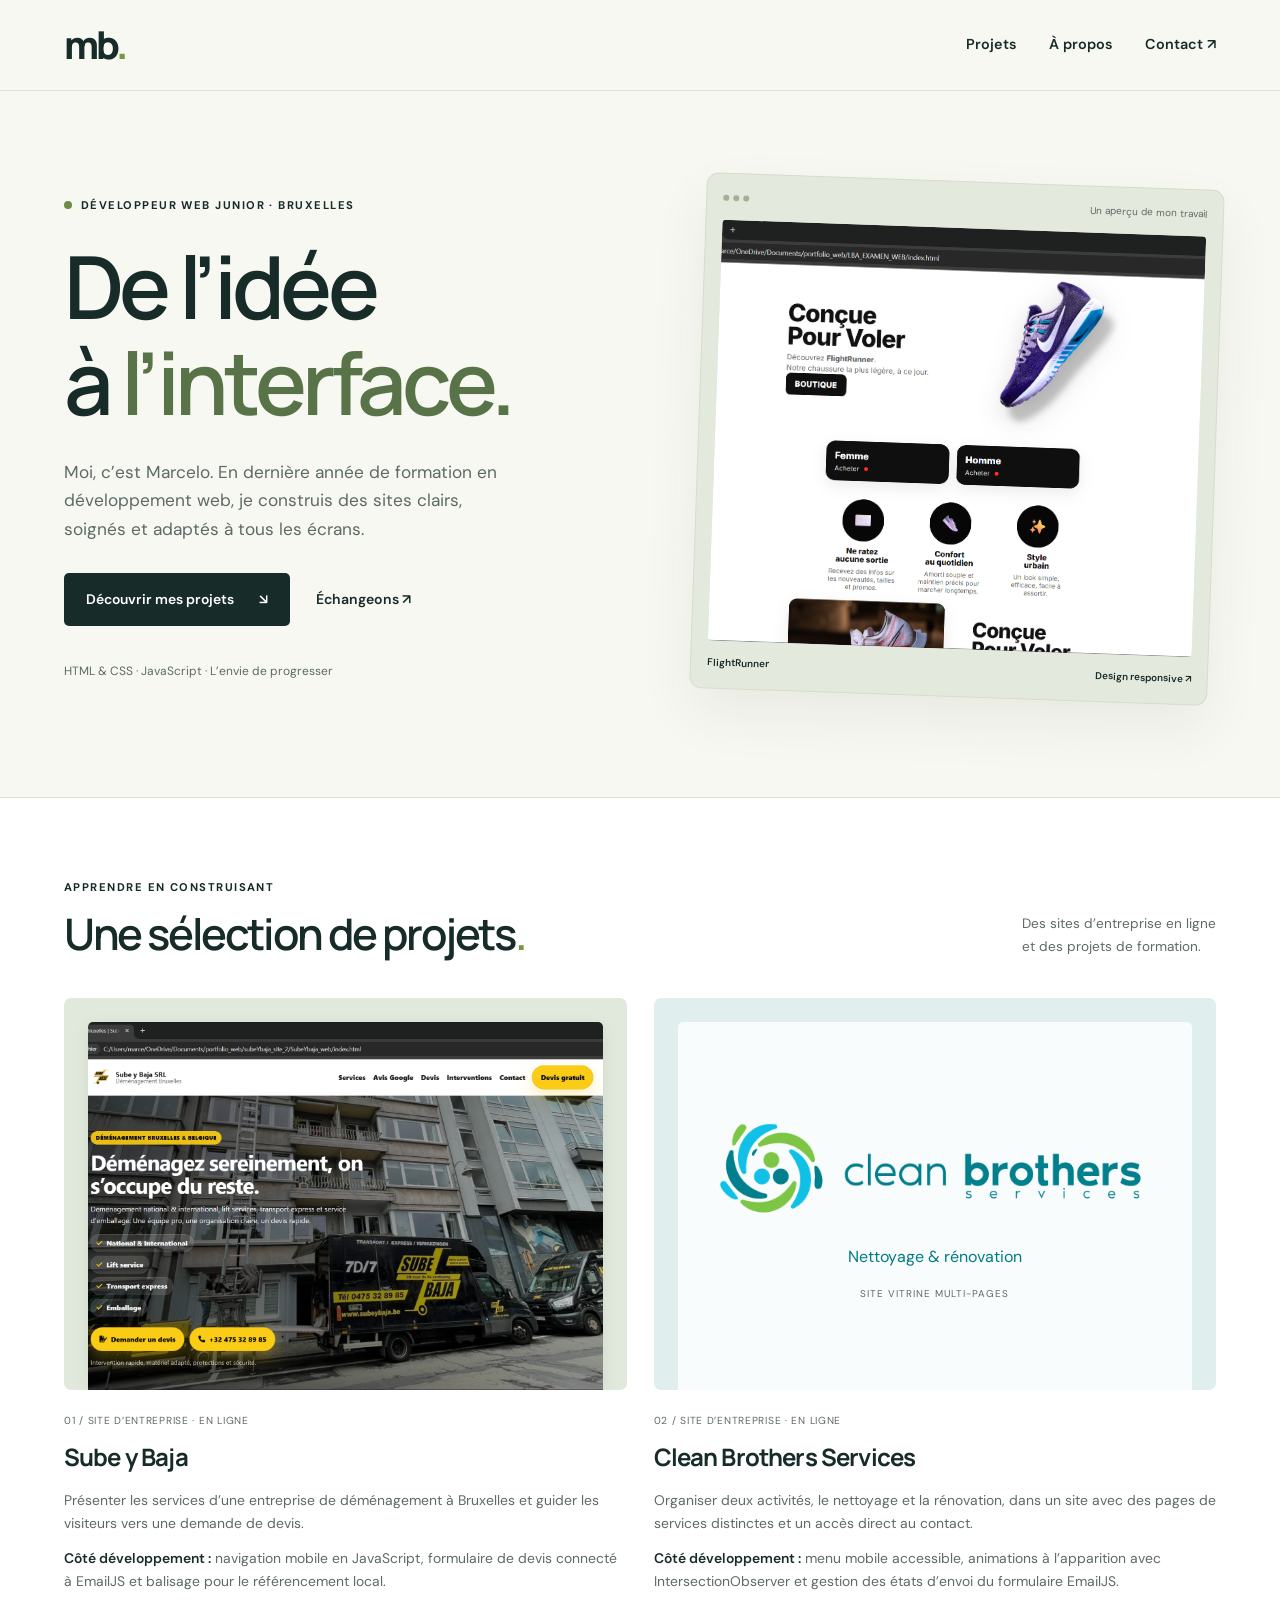
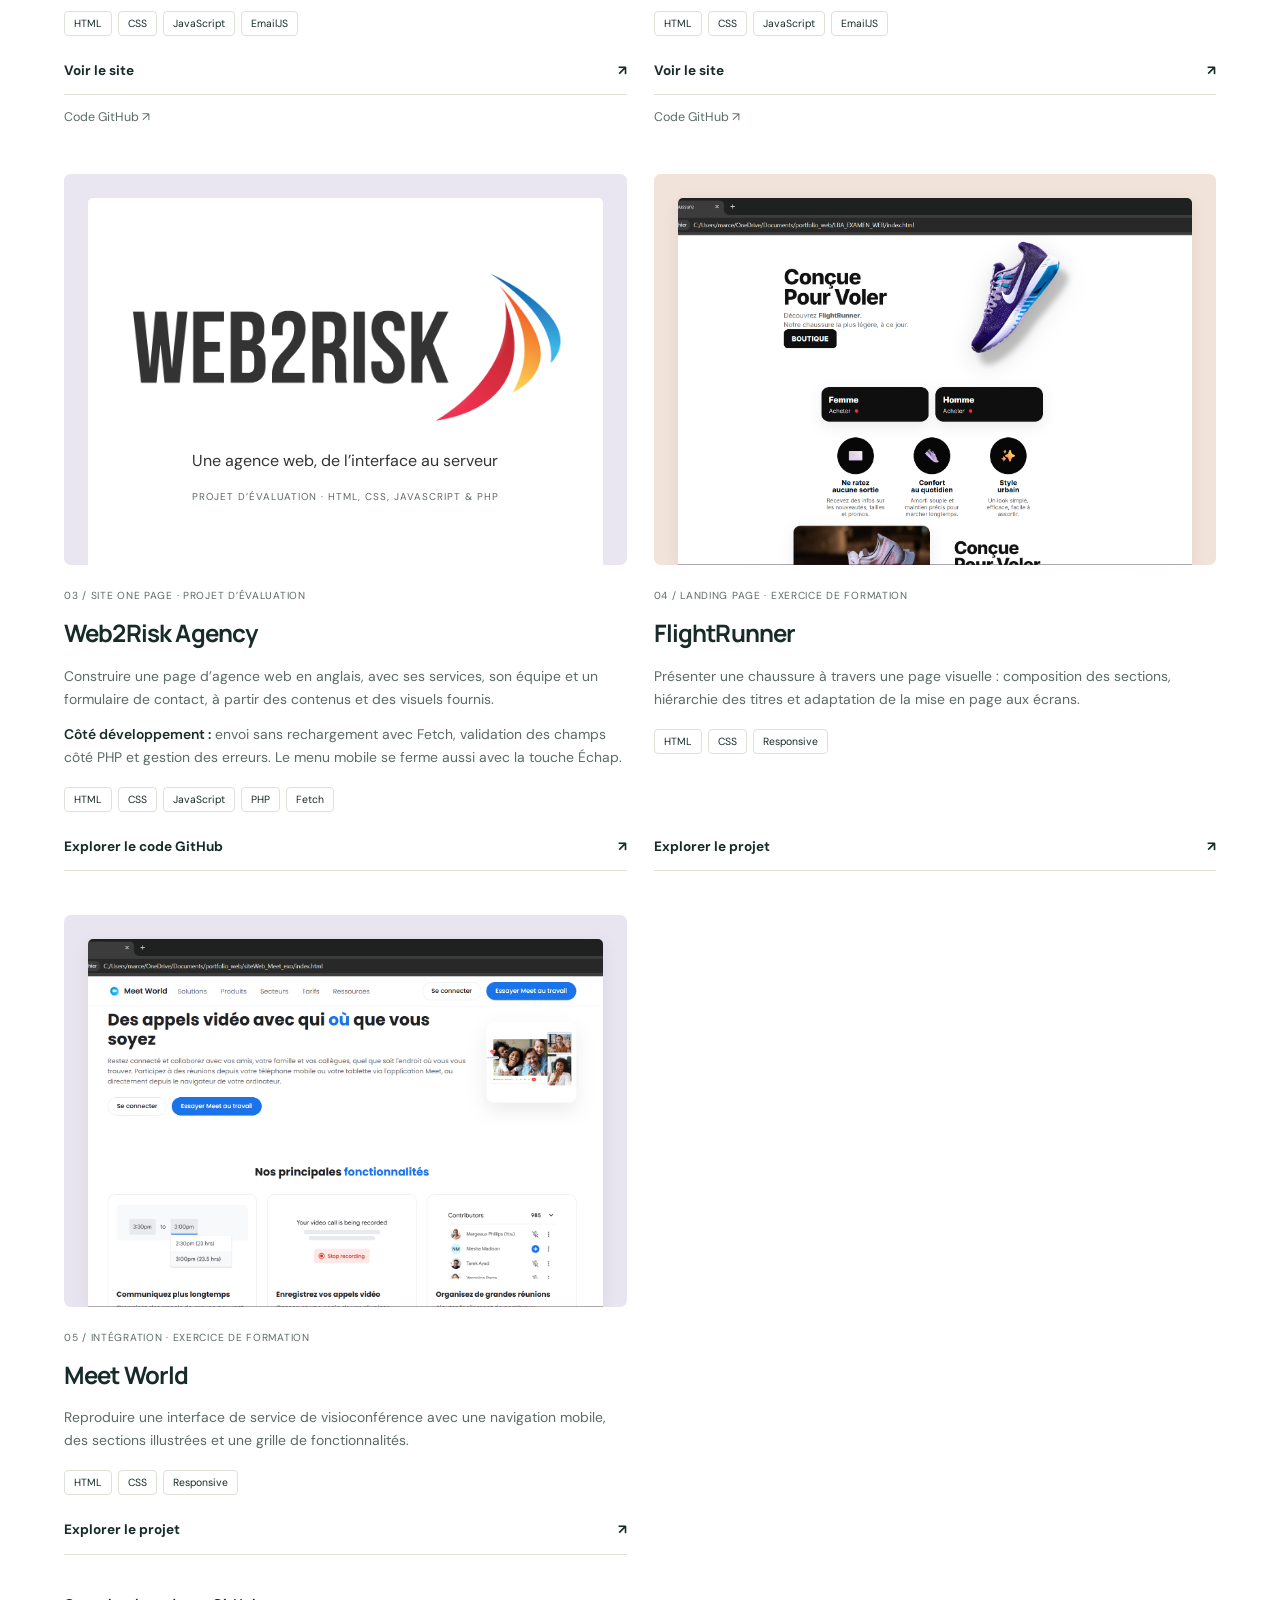
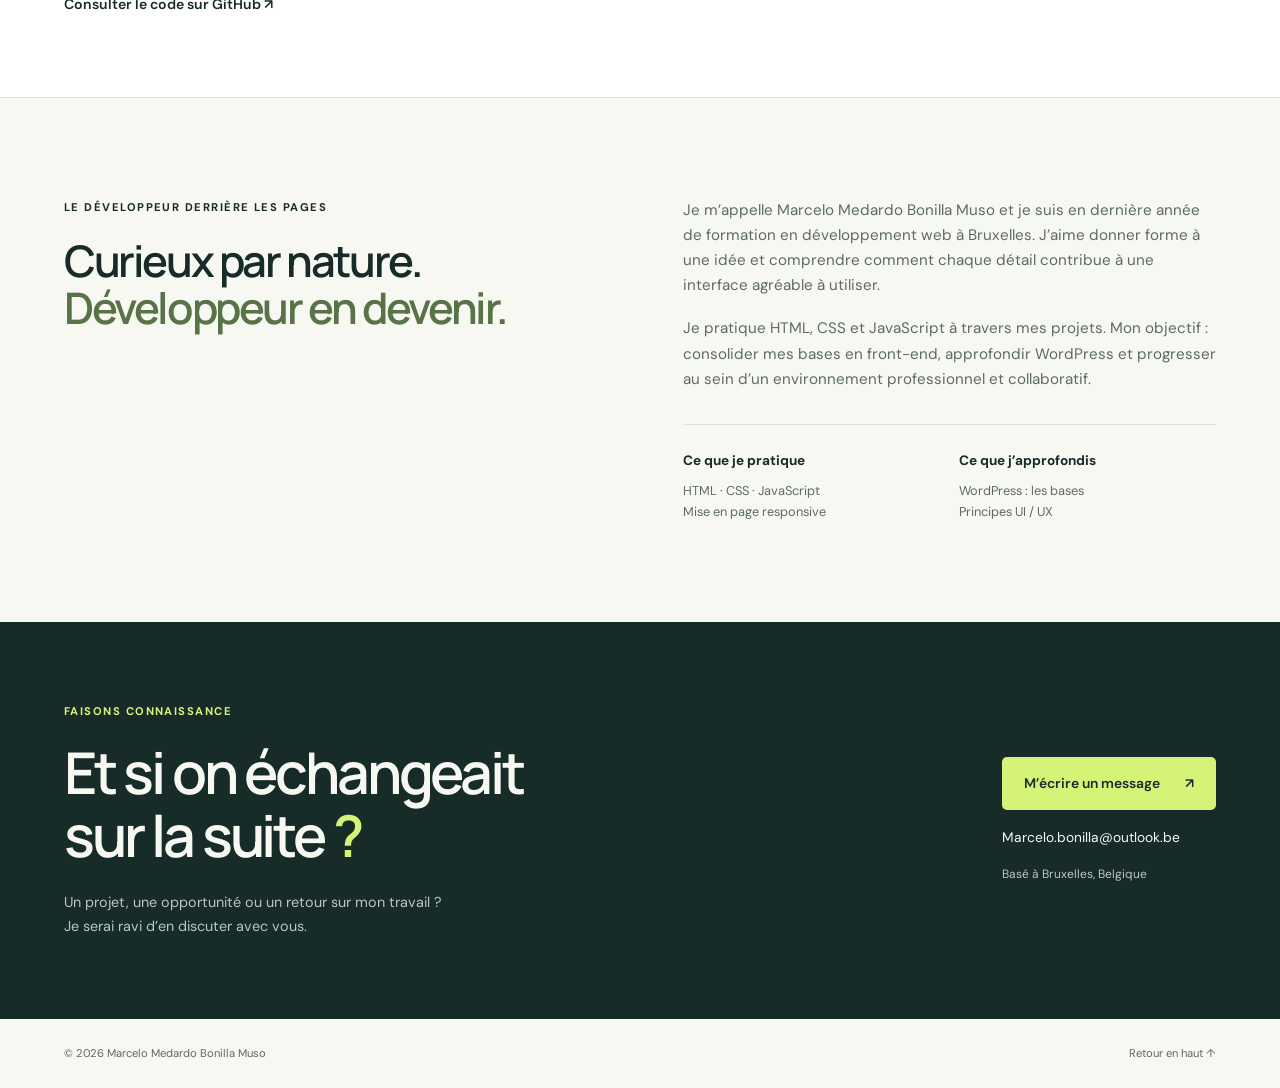
<file: index.html>
﻿<!doctype html>
<html lang="fr">
<head>
  <meta charset="UTF-8" />
  <meta name="viewport" content="width=device-width, initial-scale=1.0" />
  <meta name="theme-color" content="#172b29" />
  <title>Marcelo Bonilla — Développeur web junior à Bruxelles</title>
  <meta name="description" content="Portfolio de Marcelo Medardo Bonilla Muso, développeur web junior en dernière année de formation à Bruxelles. Découvrez mes projets HTML, CSS et JavaScript." />
  <meta property="og:type" content="website" />
  <meta property="og:locale" content="fr_BE" />
  <meta property="og:title" content="Marcelo Bonilla — Développeur web junior" />
  <meta property="og:description" content="De l’idée à l’interface : découvrez mes projets web, mon parcours et mes compétences. Basé à Bruxelles." />
  <link rel="icon" href="favicon.svg" type="image/svg+xml" />
  <link rel="stylesheet" href="style.css" />
</head>
<body>
  <a class="skip-link" href="#contenu">Aller au contenu</a>
  <header class="site-header">
    <div class="container nav">
      <a class="brand" href="#accueil" aria-label="Marcelo Bonilla, accueil">mb<span>.</span></a>
      <nav aria-label="Navigation principale"><a href="#projects">Projets</a><a href="#parcours">À propos</a><a href="#contact">Contact <span aria-hidden="true">↗</span></a></nav>
    </div>
  </header>
  <main id="contenu">
    <section class="hero container" id="accueil" aria-labelledby="hero-title">
      <div class="hero-copy">
        <p class="eyebrow"><span class="dot" aria-hidden="true"></span> Développeur web junior · Bruxelles</p>
        <h1 id="hero-title">De l’idée<br />à <em>l’interface.</em></h1>
        <p class="intro">Moi, c’est Marcelo. En dernière année de formation en développement web, je construis des sites clairs, soignés et adaptés à tous les écrans.</p>
        <div class="actions"><a class="button" href="#projects">Découvrir mes projets <span aria-hidden="true">↘</span></a><a class="text-link" href="mailto:Marcelo.bonilla@outlook.be">Échangeons <span aria-hidden="true">↗</span></a></div>
        <p class="hero-note">HTML & CSS · JavaScript · L’envie de progresser</p>
      </div>
      <div class="hero-visual" aria-label="Aperçu de mon projet FlightRunner">
        <div class="visual-top"><span><i></i><i></i><i></i></span><span>Un aperçu de mon travail</span></div>
        <img src="assets/landing_capture.png" alt="Capture de la landing page FlightRunner, un projet de présentation de chaussures" fetchpriority="high" />
        <div class="visual-bottom"><span>FlightRunner</span><span>Design responsive ↗</span></div>
      </div>
    </section>
    <section class="projects section" id="projects" aria-labelledby="projects-title">
      <div class="container">
        <div class="section-heading"><div><p class="eyebrow">Apprendre en construisant</p><h2 id="projects-title">Une sélection de projets<span>.</span></h2></div><p>Des sites d’entreprise en ligne<br />et des projets de formation.</p></div>
        <div class="project-grid">
          <article class="card">
            <a class="project-image sage" href="https://www.subeybaja-bruxelles.be/" target="_blank" rel="noopener noreferrer" aria-label="Visiter Sube y Baja, nouvel onglet"><img src="assets/sb_capture.png" alt="Aperçu du site de déménagement Sube y Baja" loading="lazy" /></a>
            <div class="card-body">
              <p class="project-type">01 / Site d’entreprise · En ligne</p>
              <h3>Sube y Baja</h3>
              <p>Présenter les services d’une entreprise de déménagement à Bruxelles et guider les visiteurs vers une demande de devis.</p>
              <p class="project-detail"><strong>Côté développement :</strong> navigation mobile en JavaScript, formulaire de devis connecté à EmailJS et balisage pour le référencement local.</p>
              <ul class="tags" aria-label="Technologies"><li>HTML</li><li>CSS</li><li>JavaScript</li><li>EmailJS</li></ul>
              <div class="project-actions"><a class="project-link" href="https://www.subeybaja-bruxelles.be/" target="_blank" rel="noopener noreferrer">Voir le site <span aria-hidden="true">↗</span></a><a class="source-link" href="https://github.com/Medardo0/medardo0.github.io" target="_blank" rel="noopener noreferrer" aria-label="Code source de Sube y Baja sur GitHub">Code GitHub ↗</a></div>
            </div>
          </article>
          <article class="card">
            <a class="project-image clean-brand" href="https://cleanbrotherservices.be/" target="_blank" rel="noopener noreferrer" aria-label="Visiter Clean Brothers Services, nouvel onglet"><div class="brand-preview"><img src="assets/clean-brothers-logo.png" alt="Identité visuelle de Clean Brothers Services" loading="lazy" /><span>Nettoyage & rénovation</span><span class="preview-caption">Site vitrine multi-pages</span></div></a>
            <div class="card-body">
              <p class="project-type">02 / Site d’entreprise · En ligne</p>
              <h3>Clean Brothers Services</h3>
              <p>Organiser deux activités, le nettoyage et la rénovation, dans un site avec des pages de services distinctes et un accès direct au contact.</p>
              <p class="project-detail"><strong>Côté développement :</strong> menu mobile accessible, animations à l’apparition avec IntersectionObserver et gestion des états d’envoi du formulaire EmailJS.</p>
              <ul class="tags" aria-label="Technologies"><li>HTML</li><li>CSS</li><li>JavaScript</li><li>EmailJS</li></ul>
              <div class="project-actions"><a class="project-link" href="https://cleanbrotherservices.be/" target="_blank" rel="noopener noreferrer">Voir le site <span aria-hidden="true">↗</span></a><a class="source-link" href="https://github.com/Medardo0/CleanBrothersServices_web" target="_blank" rel="noopener noreferrer" aria-label="Code source de Clean Brothers Services sur GitHub">Code GitHub ↗</a></div>
            </div>
          </article>
          <article class="card">
            <a class="project-image web2risk-brand" href="https://medardo0.github.io/Web2Risk-Agency" target="_blank" rel="noopener noreferrer" aria-label="Découvrir le code de Web2Risk Agency sur GitHub, nouvel onglet"><div class="brand-preview"><img src="assets/web2risk-logo.png" alt="Logo du projet Web2Risk Agency" loading="lazy" /><span>Une agence web, de l’interface au serveur</span><span class="preview-caption">Projet d’évaluation · HTML, CSS, JavaScript & PHP</span></div></a>
            <div class="card-body">
              <p class="project-type">03 / Site one page · Projet d’évaluation</p>
              <h3>Web2Risk Agency</h3>
              <p>Construire une page d’agence web en anglais, avec ses services, son équipe et un formulaire de contact, à partir des contenus et des visuels fournis.</p>
              <p class="project-detail"><strong>Côté développement :</strong> envoi sans rechargement avec Fetch, validation des champs côté PHP et gestion des erreurs. Le menu mobile se ferme aussi avec la touche Échap.</p>
              <ul class="tags" aria-label="Technologies"><li>HTML</li><li>CSS</li><li>JavaScript</li><li>PHP</li><li>Fetch</li></ul>
              <a class="project-link" href="https://github.com/Medardo0/Web2Risk-Agency" target="_blank" rel="noopener noreferrer">Explorer le code GitHub <span aria-hidden="true">↗</span></a>
            </div>
          </article>
          <article class="card">
            <a class="project-image peach" href="LBA_EXAMEN_WEB/index.html" aria-label="Découvrir le projet FlightRunner"><img src="assets/landing_capture.png" alt="Aperçu du site FlightRunner" loading="lazy" /></a>
            <div class="card-body"><p class="project-type">04 / Landing page · Exercice de formation</p><h3>FlightRunner</h3><p>Présenter une chaussure à travers une page visuelle : composition des sections, hiérarchie des titres et adaptation de la mise en page aux écrans.</p><ul class="tags" aria-label="Technologies"><li>HTML</li><li>CSS</li><li>Responsive</li></ul><a class="project-link" href="LBA_EXAMEN_WEB/index.html">Explorer le projet <span aria-hidden="true">↗</span></a></div>
          </article>
          <article class="card">
            <a class="project-image lilac" href="siteWeb_Meet_exo/index.html" aria-label="Découvrir le projet Meet World"><img src="assets/mee_capture.png" alt="Aperçu du site Meet World" loading="lazy" /></a>
            <div class="card-body"><p class="project-type">05 / Intégration · Exercice de formation</p><h3>Meet World</h3><p>Reproduire une interface de service de visioconférence avec une navigation mobile, des sections illustrées et une grille de fonctionnalités.</p><ul class="tags" aria-label="Technologies"><li>HTML</li><li>CSS</li><li>Responsive</li></ul><a class="project-link" href="siteWeb_Meet_exo/index.html">Explorer le projet <span aria-hidden="true">↗</span></a></div>
          </article>
        </div>
        <a class="text-link github-link" href="https://github.com/Medardo0/portofio_web" target="_blank" rel="noopener noreferrer">Consulter le code sur GitHub <span aria-hidden="true">↗</span></a>
      </div>
    </section>
    <section class="about section container" id="parcours" aria-labelledby="about-title">
      <div><p class="eyebrow">Le développeur derrière les pages</p><h2 id="about-title">Curieux par nature.<br /><em>Développeur en devenir.</em></h2></div>
      <div class="about-copy"><p>Je m’appelle Marcelo Medardo Bonilla Muso et je suis en dernière année de formation en développement web à Bruxelles. J’aime donner forme à une idée et comprendre comment chaque détail contribue à une interface agréable à utiliser.</p><p>Je pratique HTML, CSS et JavaScript à travers mes projets. Mon objectif : consolider mes bases en front-end, approfondir WordPress et progresser au sein d’un environnement professionnel et collaboratif.</p><div class="skill-groups"><div><h3>Ce que je pratique</h3><p>HTML · CSS · JavaScript<br />Mise en page responsive</p></div><div><h3>Ce que j’approfondis</h3><p>WordPress : les bases<br />Principes UI / UX</p></div></div></div>
    </section>
    <section class="contact section" id="contact" aria-labelledby="contact-title"><div class="container contact-inner"><div><p class="eyebrow">Faisons connaissance</p><h2 id="contact-title">Et si on échangeait<br />sur la suite <em>?</em></h2><p>Un projet, une opportunité ou un retour sur mon travail ?<br />Je serai ravi d’en discuter avec vous.</p></div><div class="contact-actions"><a class="button button-light" href="mailto:Marcelo.bonilla@outlook.be">M’écrire un message <span aria-hidden="true">↗</span></a><a class="email" href="mailto:Marcelo.bonilla@outlook.be">Marcelo.bonilla@outlook.be</a><p>Basé à Bruxelles, Belgique</p></div></div></section>
  </main>
  <footer class="container footer"><p>© 2026 Marcelo Medardo Bonilla Muso</p><a href="#accueil">Retour en haut ↑</a></footer>
</body>
</html>
</file>
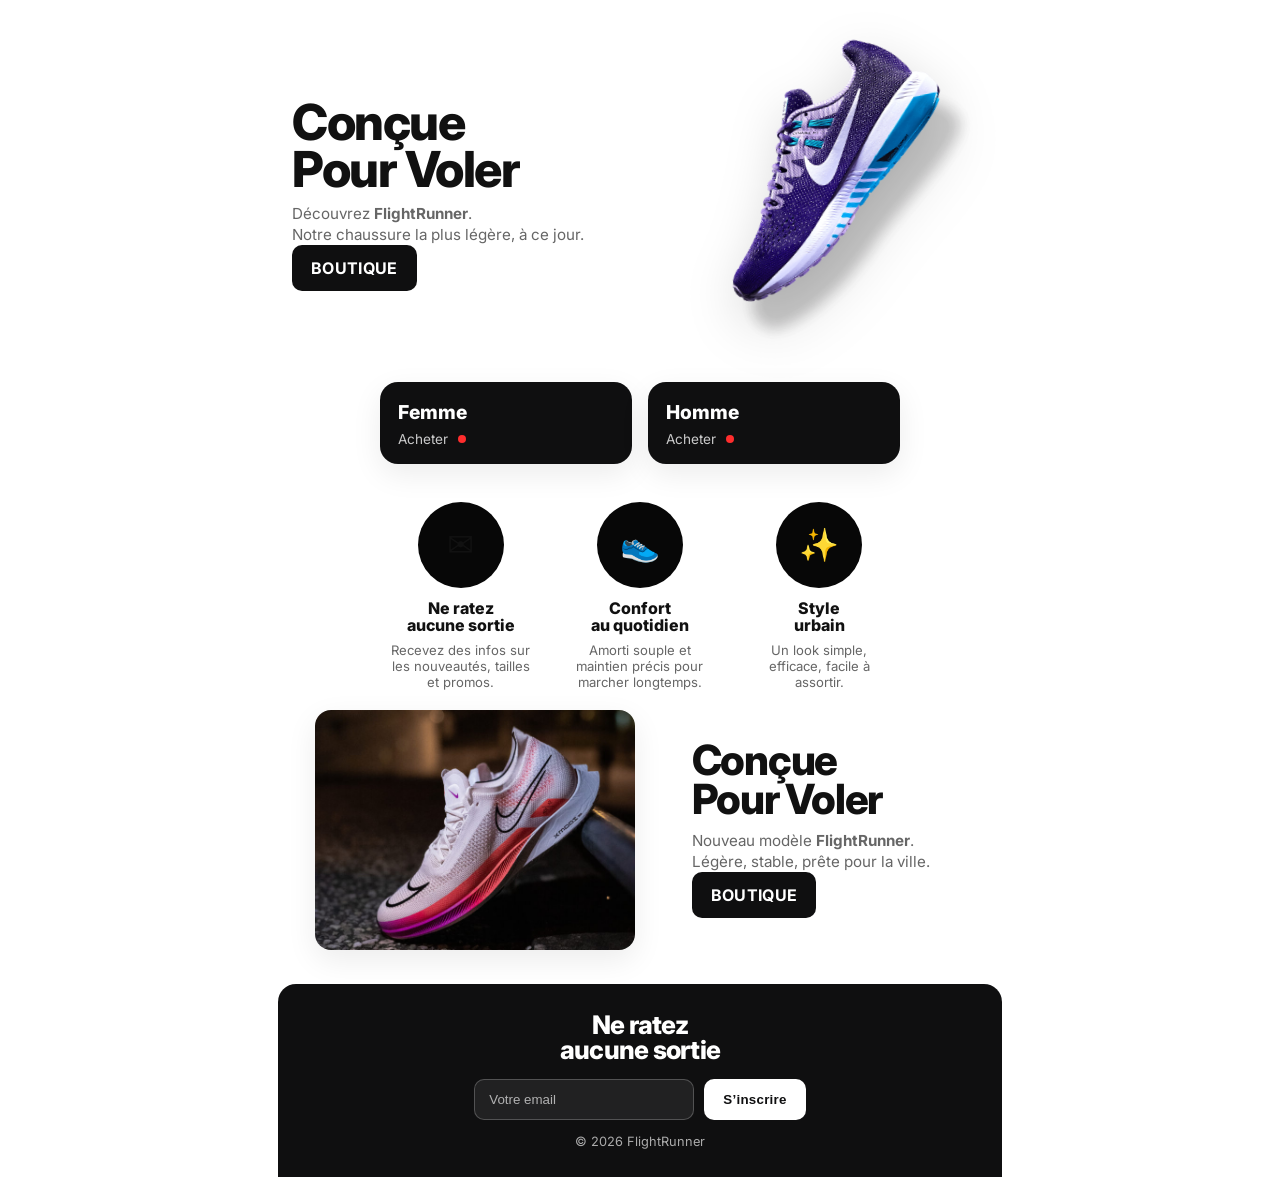
<file: LBA_EXAMEN_WEB/index.html>
<!doctype html>
<html lang="fr">
  <head>
    <meta charset="UTF-8" />

    <meta name="viewport" content="width=device-width, initial-scale=1.0" />

    <title>Landing Page Chaussure</title>

    <!-- Google Fonts -->
    <link rel="preconnect" href="https://fonts.googleapis.com" />
    <link rel="preconnect" href="https://fonts.gstatic.com" crossorigin />
    <link
      href="https://fonts.googleapis.com/css2?family=Inter:wght@400;600;800&display=swap"
      rel="stylesheet"
    />

    <!--  lien vers le CSS -->
    <link rel="stylesheet" href="style.css" />
  </head>

  <body>
    <!--  accessibilité clavier -->
    <a href="#contenu" class="skip-link">Aller au contenu</a>

    <div class="page">
      <main id="contenu">
        <!-- =========================
             HERO 1 
        ========================== -->
        <header class="hero hero--haut" aria-label="Section principale">
          <div class="hero__contenu">
            <h1 class="titre">Conçue<br />Pour Voler</h1>

            <p class="accroche">
              Découvrez <strong>FlightRunner</strong>.<br />
              Notre chaussure la plus légère, à ce jour.
            </p>

            <a
              href="#boutique"
              class="btn btn--noir"
              aria-label="Aller à la boutique"
              >BOUTIQUE</a
            >
          </div>

          <div class="hero__media" aria-hidden="true">
            <img
              src="assets/chaussure-hero.png"
              alt="Chaussure FlightRunner violette"
              class="shoe shoe--hero"
            />
          </div>
        </header>

        <!-- =========================
             CARTES FEMME / HOMME 
        ========================== -->
        <section class="categories narrow" aria-label="Catégories">
          <a
            href="#boutique"
            class="carte"
            aria-label="Voir la collection Femme"
          >
            <h2 class="carte__titre">Femme</h2>
            <p class="carte__lien">
              Acheter <span class="point" aria-hidden="true"></span>
            </p>
          </a>

          <a
            href="#boutique"
            class="carte"
            aria-label="Voir la collection Homme"
          >
            <h2 class="carte__titre">Homme</h2>
            <p class="carte__lien">
              Acheter <span class="point" aria-hidden="true"></span>
            </p>
          </a>
        </section>

        <!-- =========================
             AVANTAGES

        ========================== -->
        <section class="avantages narrow" aria-label="Avantages">
          <article class="avantage">
            <!-- Icône newsletter -->
            <div class="avantage__icone">
              <span class="icone">✉️</span>
            </div>

            <h3 class="avantage__titre">Ne ratez<br />aucune sortie</h3>

            <p class="avantage__texte">
              Recevez des infos sur les nouveautés, tailles et promos.
            </p>
          </article>

          <article class="avantage">
            <!-- Icône confort -->
            <div class="avantage__icone">
              <span class="icone">👟</span>
            </div>

            <h3 class="avantage__titre">Confort<br />au quotidien</h3>

            <p class="avantage__texte">
              Amorti souple et maintien précis pour marcher longtemps.
            </p>
          </article>

          <article class="avantage">
            <!-- Icône style -->
            <div class="avantage__icone">
              <span class="icone">✨</span>
            </div>

            <h3 class="avantage__titre">Style<br />urbain</h3>

            <p class="avantage__texte">
              Un look simple, efficace, facile à assortir.
            </p>
          </article>
        </section>

        <!-- =========================
             HERO 2
        ========================== -->
        <section class="hero hero--bas" aria-label="Section promotionnelle">
          <div class="hero__media" aria-hidden="true">
            <img
              class="shoe shoe--photo shoe--flip"
              src="assets/chaussure-ambiance-1.jpg"
              alt="Chaussure ambiance de nuit"
            />
          </div>

          <div class="hero__contenu">
            <h2 class="titre titre--h2">Conçue<br />Pour Voler</h2>

            <p class="accroche">
              Nouveau modèle <strong>FlightRunner</strong>.<br />
              Légère, stable, prête pour la ville.
            </p>

            <a
              id="boutique"
              class="btn btn--noir"
              href="#"
              aria-label="Acheter maintenant"
            >
              BOUTIQUE
            </a>
          </div>
        </section>
      </main>

      <!-- =========================
           FOOTER 
      ========================== -->
      <footer class="footer" aria-label="Pied de page">
        <h2 class="footer__titre">Ne ratez<br />aucune sortie</h2>

        <form
          class="footer__form"
          action="#"
          method="post"
          aria-label="Inscription newsletter"
        >
          <label class="sr-only" for="email">Votre email</label>
          <input
            id="email"
            name="email"
            type="email"
            placeholder="Votre email"
            required
          />
          <button class="btn btn--clair" type="submit">S’inscrire</button>
        </form>

        <p class="footer__copy">© 2026 FlightRunner</p>
      </footer>
    </div>
  </body>
</html>
</file>
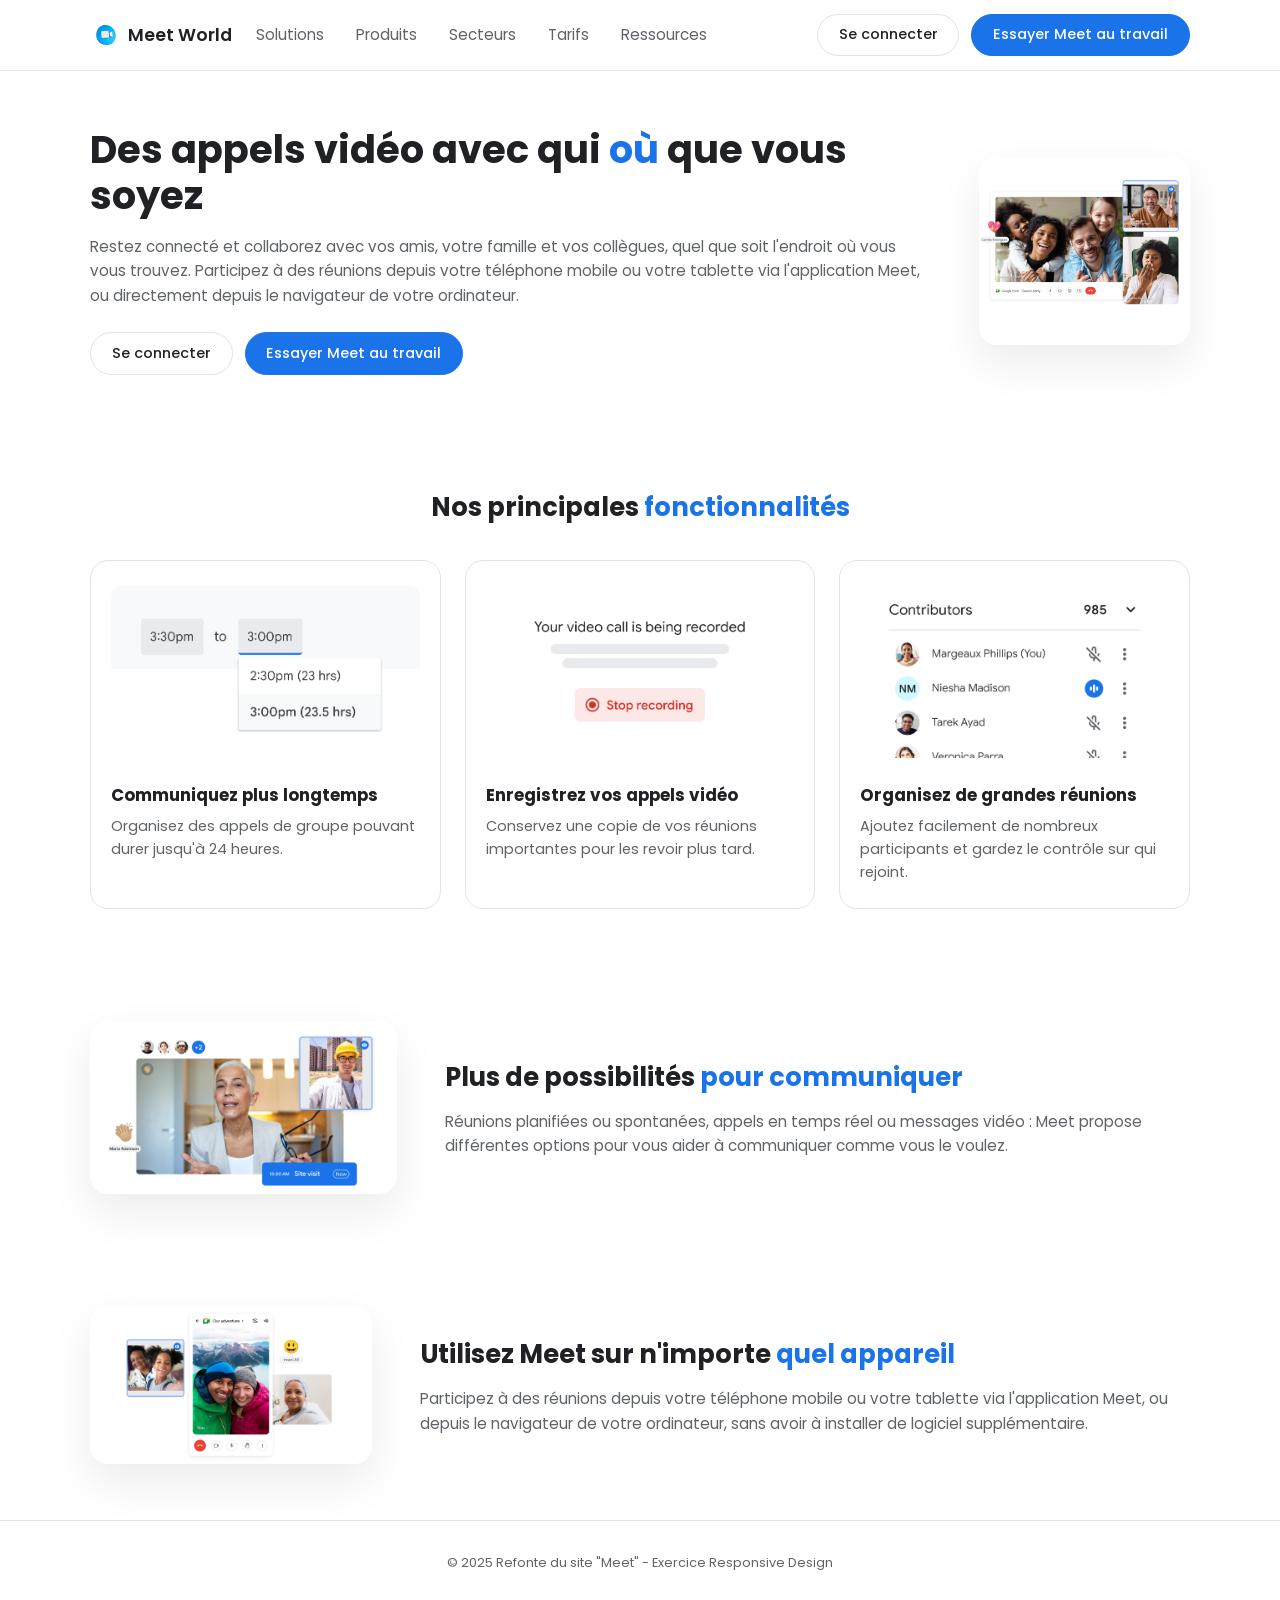
<file: siteWeb_Meet_exo/index.html>
<!DOCTYPE html>
<html lang="fr">
  <head>
    <meta charset="UTF-8" />
    <meta name="viewport" content="width=device-width, initial-scale=1.0" />
    <title>WORLD MEET</title>
    <link rel="shortcut icon" href="assets/logo.jpg" type="image/x-icon" />
    <!-- Police Google Fonts -->
    <link rel="preconnect" href="https://fonts.googleapis.com" />
    <link rel="preconnect" href="https://fonts.gstatic.com" crossorigin />
    <link
      href="https://fonts.googleapis.com/css2?family=Poppins:wght@300;400;500;600;700&display=swap"
      rel="stylesheet"
    />

    <!-- Lien vers le fichier CSS -->
    <link rel="stylesheet" href="style.css" />
  </head>

  <body>
    <!-- =========================
                HEADER + NAV
         ========================= -->
    <header class="site-header">
      <!-- Conteneur centré -->
      <div class="container nav">
        <!-- Bloc gauche : logo + nom -->
        <div class="nav__brand">
          <!-- Logo -->
          <img src="assets/logo.jpg" alt="Logo Meet" class="nav__logo" />
          <span class="nav__name">Meet World</span>
        </div>

        <!-- Checkbox qui ouvre/ferme le menu sur mobile -->
        <input type="checkbox" id="nav-toggle" class="nav__checkbox" />

        <!-- Bouton hamburger (lié à la checkbox) -->
        <label for="nav-toggle" class="nav__toggle" aria-label="Ouvrir le menu">
          <span></span>
          <span></span>
          <span></span>
        </label>

        <!-- Menu principal -->
        <nav class="nav__menu">
          <!-- Liens de navigation -->
          <ul class="nav__links">
            <li><a href="#hero">Solutions</a></li>
            <li><a href="#hero">Produits</a></li>
            <li><a href="#features">Secteurs</a></li>
            <li><a href="#features">Tarifs</a></li>
            <li><a href="#features">Ressources</a></li>
          </ul>

          <!-- Bloc droit : boutons d’action -->
          <div class="nav__actions">
            <a href="#" class="btn btn--ghost">Se connecter</a>
            <a href="#" class="btn btn--primary">Essayer Meet au travail</a>
          </div>
        </nav>
      </div>
    </header>

    <!-- =========================
         CONTENU PRINCIPAL
         ========================= -->
    <main>
      <!-- ===== HERO ===== -->
      <section class="hero" id="hero">
        <div class="container hero__inner">
          <!-- Colonne texte -->
          <div class="hero__content">
            <h1>
              Des appels vidéo avec qui
              <span class="accent">où</span>
              que vous soyez
            </h1>

            <p class="hero__text">
              Restez connecté et collaborez avec vos amis, votre famille et vos
              collègues, quel que soit l'endroit où vous vous trouvez.
              Participez à des réunions depuis votre téléphone mobile ou votre
              tablette via l'application Meet, ou directement depuis le
              navigateur de votre ordinateur.
            </p>

            <!-- Boutons -->
            <div class="hero__actions">
              <a href="#" class="btn btn--ghost">Se connecter</a>
              <a href="#" class="btn btn--primary">Essayer Meet au travail</a>
            </div>
          </div>

          <!-- Colonne image -->
          <div class="hero__media">
            <img src="assets/hero.webp" alt="Appel vidéo en groupe" />
          </div>
        </div>
      </section>

      <!-- ===== SECTION FONCTIONNALITÉS ===== -->
      <section class="section section-features" id="features">
        <div class="container">
          <!-- Titre de section -->
          <header class="section__header">
            <h2>
              Nos principales
              <span class="accent">fonctionnalités</span>
            </h2>
          </header>

          <!-- Grille de 3 cartes -->
          <div class="features__grid">
            <!-- Carte 1 -->
            <article class="feature-card">
              <img
                src="assets/block1.png"
                alt="Durée d'appel prolongée"
                class="feature-card__img"
              />
              <h3>Communiquez plus longtemps</h3>
              <p>
                Organisez des appels de groupe pouvant durer jusqu'à
                24&nbsp;heures.
              </p>
            </article>

            <!-- Carte 2 -->
            <article class="feature-card">
              <img
                src="assets/Block2.png"
                alt="Enregistrement d'appel"
                class="feature-card__img"
              />
              <h3>Enregistrez vos appels vidéo</h3>
              <p>
                Conservez une copie de vos réunions importantes pour les revoir
                plus tard.
              </p>
            </article>

            <!-- Carte 3 -->
            <article class="feature-card">
              <img
                src="assets/block3.png"
                alt="Gestion des participants"
                class="feature-card__img"
              />
              <h3>Organisez de grandes réunions</h3>
              <p>
                Ajoutez facilement de nombreux participants et gardez le
                contrôle sur qui rejoint.
              </p>
            </article>
          </div>
        </div>
      </section>

      <!-- ===== SECTION "PLUS DE POSSIBILITÉS POUR COMMUNIQUER" ===== -->
      <section class="section section-communication">
        <div class="container section__row">
          <!-- Image à gauche -->
          <div class="section__media">
            <img src="assets/section2.webp" alt="Réunion vidéo en direct" />
          </div>

          <!-- Texte à droite -->
          <div class="section__content">
            <h2>
              Plus de possibilités
              <span class="accent">pour communiquer</span>
            </h2>
            <p>
              Réunions planifiées ou spontanées, appels en temps réel ou
              messages vidéo : Meet propose différentes options pour vous aider
              à communiquer comme vous le voulez.
            </p>
          </div>
        </div>
      </section>

      <!-- ===== SECTION "UTILISEZ MEET SUR N'IMPORTE QUEL APPAREIL" ===== -->
      <section class="section section-devices">
        <div class="container section__row section__row--reverse">
          <!-- Texte à gauche -->
          <div class="section__content">
            <h2>
              Utilisez Meet sur n'importe
              <span class="accent">quel appareil</span>
            </h2>
            <p>
              Participez à des réunions depuis votre téléphone mobile ou votre
              tablette via l'application Meet, ou depuis le navigateur de votre
              ordinateur, sans avoir à installer de logiciel supplémentaire.
            </p>
          </div>

          <!-- Image à droite -->
          <div class="section__media">
            <img
              src="assets/section 3.webp"
              alt="Meet sur plusieurs appareils"
            />
          </div>
        </div>
      </section>
    </main>

    <!-- =========================
         FOOTER
         ========================= -->
    <footer class="site-footer">
      <div class="container footer__inner">
        <p>© 2025 Refonte du site "Meet" - Exercice Responsive Design</p>
      </div>
    </footer>
  </body>
</html>
</file>
<file: style.css>
﻿@import url('https://fonts.googleapis.com/css2?family=DM+Sans:wght@400;500;600;700&family=Manrope:wght@400;500;600;700;800&display=swap');

:root {
  --paper:#f7f8f2;
  --ink:#172b29;
  --muted:#5d6a66;
  --accent:#d5f477;
  --line:#dce2d8;
  --white:#fff;
  scroll-behavior:smooth;
  scroll-padding-top:90px
}
* {
  box-sizing:border-box
}
body {
  margin:0;
  background:var(--paper);
  color:var(--ink);
  font-family:'DM Sans',sans-serif;
  line-height:1.65
}
a {
  color:inherit;
  text-decoration:none
}
img {
  max-width:100%;
  display:block
}
p,h1,h2,h3 {
  margin:0
}
p+p {
  margin-top:18px
}
h1,h2,h3,.brand {
  font-family:Manrope,sans-serif
}
h1,h2 {
  letter-spacing:-.055em;
  line-height:1.1
}
h1 {
  font-size:clamp(3.4rem,6.8vw,6rem);
  font-weight:600
}
h2 {
  font-size:clamp(2rem,3.4vw,3rem);
  font-weight:600
}
h3 {
  font-size:1.5rem;
  letter-spacing:-.035em
}
em {
  font-style:normal;
  color:#597348
}
.container {
  width:min(1200px,90%);
  margin-inline:auto
}
.site-header {
  border-bottom:1px solid var(--line)
}
.nav {
  display:flex;
  align-items:center;
  justify-content:space-between;
  min-height:90px
}
.brand {
  font-size:2.4rem;
  font-weight:800;
  letter-spacing:-.08em
}
.brand span,.section-heading h2 span {
  color:#759942
}
nav {
  display:flex;
  gap:32px;
  font-size:.9rem;
  font-weight:600
}
nav a:hover,.text-link:hover,.footer a:hover {
  color:#52732a
}
.hero {
  display:grid;
  grid-template-columns:1.1fr 1fr;
  gap:64px;
  align-items:center;
  padding-block:90px 100px
}
.eyebrow {
  text-transform:uppercase;
  letter-spacing:.13em;
  font-size:.7rem;
  font-weight:700;
  display:flex;
  align-items:center;
  gap:9px;
  margin-bottom:24px
}
.dot {
  width:8px;
  height:8px;
  background:#6d8b45;
  border-radius:50%
}
.intro {
  max-width:460px;
  font-size:1.08rem;
  color:var(--muted);
  margin-top:28px
}
.actions {
  display:flex;
  align-items:center;
  gap:26px;
  flex-wrap:wrap;
  margin-top:30px
}
.button {
  display:inline-flex;
  align-items:center;
  justify-content:space-between;
  gap:25px;
  padding:15px 22px;
  background:var(--ink);
  color:white;
  border-radius:5px;
  font-size:.87rem;
  font-weight:600;
  transition:transform .2s,background .2s
}
.button:hover {
  background:#304e41;
  transform:translateY(-2px)
}
.text-link {
  font-size:.88rem;
  font-weight:600
}
.hero-note {
  font-size:.75rem;
  color:var(--muted);
  margin-top:36px
}
.hero-visual {
  padding:16px;
  background:#e4e9dd;
  border:1px solid #d5ddcb;
  border-radius:12px;
  transform:rotate(2deg);
  box-shadow:0 24px 55px #24332312
}
.visual-top,.visual-bottom {
  display:flex;
  align-items:center;
  justify-content:space-between;
  font-size:.62rem;
  gap:15px
}
.visual-top {
  padding-bottom:14px;
  color:var(--muted)
}
.visual-top>span:first-child {
  display:flex;
  gap:4px
}
.visual-top i {
  display:block;
  width:6px;
  height:6px;
  background:#a3b096;
  border-radius:50%
}
.hero-visual img {
  width:100%;
  aspect-ratio:1.15;
  object-fit:cover;
  object-position:top;
  border-radius:4px
}
.visual-bottom {
  padding-top:14px;
  font-weight:600
}
.section {
  padding-block:80px
}
.projects {
  background:#fff;
  border-block:1px solid var(--line)
}
.section-heading {
  display:flex;
  justify-content:space-between;
  align-items:end;
  gap:28px;
  margin-bottom:40px
}
.section-heading .eyebrow {
  margin-bottom:14px
}
.section-heading>p {
  font-size:.85rem;
  color:var(--muted)
}
.project-grid {
  display:grid;
  grid-template-columns:repeat(3,minmax(0,1fr));
  gap:27px
}
.card {
  display:flex;
  flex-direction:column;
  min-width:0
}
.project-image {
  display:block;
  padding:24px 24px 0;
  border-radius:7px;
  overflow:hidden
}
.peach {
  background:#f1e3d9
}
.lilac {
  background:#e8e5f1
}
.sage {
  background:#e1e9dc
}
.project-image img {
  aspect-ratio:1.4;
  object-fit:cover;
  object-position:top;
  width:100%;
  border-radius:5px 5px 0 0;
  box-shadow:0 4px 18px #0001;
  transition:transform .3s
}
.project-image:hover img {
  transform:translateY(-5px)
}
.card-body {
  padding-top:23px;
  display:flex;
  flex-direction:column;
  flex:1
}
.project-type {
  font-size:.64rem;
  text-transform:uppercase;
  letter-spacing:.07em;
  color:var(--muted);
  margin-bottom:8px
}
.card-body>p:not(.project-type) {
  font-size:.87rem;
  color:var(--muted);
  margin-top:12px
}
.tags {
  display:flex;
  gap:6px;
  flex-wrap:wrap;
  list-style:none;
  padding:0;
  margin:18px 0 24px
}
.tags li {
  font-size:.65rem;
  border:1px solid var(--line);
  border-radius:4px;
  padding:3px 9px
}
.project-link {
  display:flex;
  justify-content:space-between;
  border-bottom:1px solid var(--line);
  padding-bottom:12px;
  font-size:.85rem;
  font-weight:700;
  margin-top:auto
}
.project-link:hover {
  color:#5c7e30
}
.github-link {
  display:inline-block;
  margin-top:38px
}
.about {
  display:grid;
  grid-template-columns:1fr 1fr;
  gap:85px;
  padding-block:100px
}
.about .eyebrow {
  margin-bottom:20px
}
.about-copy>p {
  color:var(--muted);
  font-size:.95rem
}
.skill-groups {
  display:grid;
  grid-template-columns:1fr 1fr;
  gap:20px;
  margin-top:32px;
  padding-top:25px;
  border-top:1px solid var(--line)
}
.skill-groups h3 {
  font-family:'DM Sans',sans-serif;
  font-size:.85rem;
  letter-spacing:0
}
.skill-groups p {
  font-size:.8rem;
  color:var(--muted);
  margin-top:8px
}
.contact {
  background:var(--ink);
  color:var(--paper)
}
.contact-inner {
  display:flex;
  align-items:center;
  justify-content:space-between;
  gap:40px
}
.contact .eyebrow {
  color:var(--accent);
  margin-bottom:20px
}
.contact h2 {
  font-size:clamp(2.4rem,4.5vw,4rem)
}
.contact h2 em {
  color:var(--accent)
}
.contact h2+p {
  font-size:.9rem;
  color:#b9c7c0;
  margin-top:24px
}
.contact-actions {
  display:flex;
  flex-direction:column;
  align-items:flex-start;
  gap:16px
}
.button-light {
  background:var(--accent);
  color:var(--ink)
}
.button-light:hover {
  background:#e4ffa0
}
.email {
  font-size:.86rem;
  overflow-wrap:anywhere
}
.email:hover {
  text-decoration:underline
}
.contact-actions p {
  font-size:.75rem;
  color:#b9c7c0;
  margin:0
}
.footer {
  display:flex;
  justify-content:space-between;
  gap:20px;
  padding-block:25px;
  font-size:.7rem;
  color:var(--muted)
}
.skip-link {
  position:absolute;
  top:-100px;
  left:15px;
  padding:12px 18px;
  background:var(--ink);
  color:white;
  z-index:10
}
.skip-link:focus {
  top:10px
}
:focus-visible {
  outline:3px solid #789d42;
  outline-offset:5px
}
section[id] {
  scroll-margin-top:25px
}
@media(min-width:1500px) {
  .hero {
  padding-block:110px
}

}
@media(max-width:950px) {
  .hero {
  gap:32px;
  padding-block:65px
}
.project-grid {
  gap:18px
}
.project-image {
  padding:14px 14px 0
}
.about {
  gap:40px
}
.section-heading {
  align-items:start;
  flex-direction:column
}
.section-heading>p br {
  display:none
}

}
@media(max-width:680px) {
  .nav {
  min-height:75px
}
nav {
  gap:18px;
  font-size:.8rem
}
.brand {
  font-size:2rem
}
.hero {
  grid-template-columns:1fr;
  padding-block:48px 55px;
  gap:42px
}
.hero-visual {
  max-width:480px;
  transform:rotate(1deg);
  margin:0 6px
}
.hero-visual img {
  aspect-ratio:1.5
}
.hero .eyebrow {
  font-size:.6rem
}
.hero-note {
  margin-top:25px
}
.section {
  padding-block:55px
}
.project-grid {
  grid-template-columns:1fr;
  gap:38px
}
.project-image {
  padding:25px 25px 0
}
.project-image img {
  aspect-ratio:1.65
}
.about {
  grid-template-columns:1fr;
  gap:28px
}
.contact-inner {
  flex-direction:column;
  align-items:flex-start;
  gap:35px
}
.footer {
  flex-direction:column;
  gap:7px
}
.actions {
  gap:20px
}
.intro {
  font-size:1rem
}
.section-heading {
  margin-bottom:30px
}
.card-body {
  padding-top:18px
}

}
@media(prefers-reduced-motion:reduce) {
  :root {
  scroll-behavior:auto
}
*,*::before,*::after {
  transition:none!important
}

}

/* Projets et accès à leur code source. */
.project-grid {
  grid-template-columns: repeat(2, minmax(0, 1fr));
  row-gap: 44px;
}
.project-actions {
  margin-top: auto;
}
.project-actions .project-link {
  margin-top: 0;
}
.source-link {
  display: inline-block;
  margin-top: 12px;
  font-size: .78rem;
  color: var(--muted);
}
.source-link:hover {
  color: var(--ink);
  text-decoration: underline;
}
.project-detail strong {
  color: var(--ink);
  font-weight: 600;
}
.clean-brand {
  background: #e0eeee;
}
.brand-preview {
  aspect-ratio: 1.4;
  background: #f8fcfc;
  border-radius: 5px 5px 0 0;
  display: flex;
  flex-direction: column;
  align-items: center;
  justify-content: center;
  padding: 28px;
  gap: 15px;
  color: #007b83;
  text-align: center;
}
.project-image .brand-preview img {
  width: 100%;
  height: auto;
  aspect-ratio: auto;
  object-fit: contain;
  border-radius: 0;
  box-shadow: none;
}
.brand-preview > span {
  font-size: clamp(.7rem, 1.4vw, 1rem);
}
.brand-preview .preview-caption {
  font-size: .62rem;
  letter-spacing: .1em;
  text-transform: uppercase;
  color: var(--muted);
}
@media (max-width: 680px) {
  .project-grid {
    grid-template-columns: 1fr;
    row-gap: 38px;
  }
  .brand-preview {
    aspect-ratio: 1.65;
    padding: 20px;
    gap: 10px;
  }
}

.web2risk-brand {
  background: #e9e5f1;
}
.web2risk-brand .brand-preview {
  background: #fff;
  color: #333;
}
</file>
<file: LBA_EXAMEN_WEB/style.css>
/* =========================
 VARIABLES CSS
========================= */
:root {
  --fond: #ffffff;
  --texte: #111111;
  --muted: #666666;

  --noir: #0f0f10;
  --blanc: #ffffff;

  --accent: #ff2d2d; /* point rouge style wireframe */
  --radius: 18px;

  
  --maxw: 760px;

  --shadow: 0 10px 30px rgba(0, 0, 0, 0.08);
}

* {
  margin: 0;
  padding: 0;
  box-sizing: border-box;
}

html {
  scroll-behavior: smooth;
}

body {
  font-family: "Inter", system-ui, -apple-system, Segoe UI, Roboto, Arial,
    sans-serif;
  background: var(--fond);
  color: var(--texte);
}

/*  lien “Aller au contenu” au clavier */
.skip-link {
  position: absolute;
  left: -999px;
  top: 10px;
  background: var(--noir);
  color: var(--blanc);
  padding: 10px 14px;
  border-radius: 10px;
  z-index: 1000;
}
.skip-link:focus {
  left: 10px;
}

/*  conteneur principal */
.page {
  max-width: var(--maxw);
  margin: 0 auto;
  padding: 26px 18px 0;
}

.narrow {
  max-width: 520px;
  margin: 0 auto;
}


.titre {
  font-weight: 800;
  letter-spacing: -0.03em;
  line-height: 0.95;
  font-size: clamp(2.2rem, 4vw, 3.1rem);
}
.titre--h2 {
  font-size: clamp(1.9rem, 3.6vw, 2.6rem);
}

.accroche {
  margin-top: 10px;
  color: var(--muted);
  font-size: 0.95rem;
  line-height: 1.4;
}


.btn {
  display: inline-flex;
  justify-content: center;
  align-items: center;
  padding: 12px 18px;
  border-radius: 10px;
  text-decoration: none;
  font-weight: 700;
  letter-spacing: 0.02em;
  border: 1px solid transparent;
  transition: transform 0.15s ease, opacity 0.15s ease;
}

.btn:focus {
  outline: 3px solid rgba(255, 45, 45, 0.35);
  outline-offset: 2px;
}

.btn:hover {
  transform: translateY(-1px);
  opacity: 0.95;
}

.btn--noir {
  background: var(--noir);
  color: var(--blanc);
}

.btn--clair {
  background: var(--blanc);
  color: var(--noir);
  border-color: rgba(255, 255, 255, 0.25);
}

/* =========================
   HERO 
========================= */
.hero {
  display: grid;
  grid-template-columns: 1.1fr 0.9fr;
  gap: 18px;
  align-items: center;
  padding: 10px 6px;
}

.hero__contenu {
  padding: 10px 8px;
}

.hero__media {
  display: flex; /*  Flexbox */
  justify-content: center;
  align-items: center;
}


.shoe {
  width: 100%;
  height: auto;
  display: block;
}


.shoe--hero {
  max-width: 360px;
  object-fit: contain;
  transform: rotate(-8deg);
  filter: drop-shadow(0 18px 26px rgba(0, 0, 0, 0.16));
}

/* Photo du bas */
.shoe--photo {
  width: 320px;
  height: 240px;
  object-fit: cover;
  border-radius: 16px;
  box-shadow: var(--shadow);
}


.shoe--flip {
  transform: scaleX(-1);
}

/* =========================
    CATEGORIES 
========================= */
.categories {
  display: grid;
  grid-template-columns: 1fr 1fr;
  gap: 16px;
  margin: 18px auto 10px;
}

.carte {
  background: var(--noir);
  color: var(--blanc);
  border-radius: var(--radius);
  padding: 18px 18px 16px;
  text-decoration: none;
  box-shadow: var(--shadow);
  transition: transform 0.15s ease, opacity 0.15s ease;
}

.carte:hover {
  transform: translateY(-2px);
  opacity: 0.97;
}

.carte__titre {
  font-size: 1.2rem;
  font-weight: 800;
  margin-bottom: 4px;
}

.carte__lien {
  font-size: 0.85rem;
  color: rgba(255, 255, 255, 0.78);
  display: inline-flex;
  align-items: center;
  gap: 10px;
}

.point {
  width: 8px;
  height: 8px;
  background: var(--accent);
  border-radius: 999px;
  display: inline-block;
}

/* =========================
    AVANTAGES 
========================= */
.avantages {
  display: grid;
  grid-template-columns: repeat(3, 1fr);
  gap: 18px;
  padding: 18px 0 10px;
  justify-items: center; /* garde tout bien centré */
}

.avantage {
  text-align: center;
  padding: 10px 10px 0;
}

.avantage__icone{
  width: 86px;
  height: 86px;
  border-radius: 50%;
  background: #070707;

  display: flex;              /* centre l’icône */
  align-items: center;
  justify-content: center;

  margin: 0 auto 12px;
}

/* Icône à l’intérieur du cercle */

.icone{
  font-size: 32px;           
  line-height: 1;
}

.avantage__titre {
  font-size: 1rem;
  font-weight: 800;
  line-height: 1.05;
  margin-bottom: 8px;
}

.avantage__texte {
  font-size: 0.82rem;
  color: var(--muted);
  max-width: 220px;
  margin: 0 auto;
}



/* =========================
 FOOTER noir
========================= */
.footer {
  margin-top: 24px;
  background: var(--noir);
  color: var(--blanc);
  border-radius: 18px 18px 0 0;
  padding: 28px 18px;
  text-align: center;
}

.footer__titre {
  font-weight: 800;
  line-height: 1;
  letter-spacing: -0.03em;
  font-size: 1.6rem;
  margin-bottom: 16px;
}

/* formulaire */
.footer__form {
  display: flex;
  justify-content: center;
  gap: 10px;
  flex-wrap: wrap;
  margin-bottom: 14px;
}

.footer__form input {
  min-width: 220px;
  padding: 12px 14px;
  border-radius: 10px;
  border: 1px solid rgba(255, 255, 255, 0.22);
  background: rgba(255, 255, 255, 0.08);
  color: var(--blanc);
  outline: none;
}

.footer__form input::placeholder {
  color: rgba(255, 255, 255, 0.65);
}

.footer__copy {
  font-size: 0.8rem;
  color: rgba(255, 255, 255, 0.65);
}

/* label invisible */
.sr-only {
  position: absolute;
  width: 1px;
  height: 1px;
  padding: 0;
  margin: -1px;
  overflow: hidden;
  clip: rect(0, 0, 0, 0);
  white-space: nowrap;
  border: 0;
}

/* =========================
 RESPONSIVE
========================= */
@media (max-width: 780px) {
  .hero {
    grid-template-columns: 1fr;
    text-align: left;
  }

  /* la photo du bas prend moins de place sur mobile */
  .shoe--photo {
    width: 100%;
    max-width: 360px;
    height: 240px;
  }

  .categories {
    grid-template-columns: 1fr;
  }

  .avantages {
    grid-template-columns: 1fr;
  }
}
</file>
<file: siteWeb_Meet_exo/style.css>
/* =========================
   VARIABLES & STYLES GLOBAUX
   ========================= */

/* Variables CSS pour les couleurs, ombres, etc. */
:root {
    --color-bg: #ffffff;              /* Fond principal */
    --color-bg-alt: #f8f9fb;          /* Fond alternatif léger */
    --color-primary: #1a73e8;         /* Bleu principal */
    --color-text: #202124;            /* Texte principal */
    --color-muted: #5f6368;           /* Texte secondaire */
    --color-border: #e0e3eb;          /* Bordures légères */

    --radius-lg: 18px;                /* Bordure des cartes */
    --shadow-soft: 0 18px 45px rgba(0, 0, 0, 0.08); /* Ombre pour cartes/images */
    --max-width: 1100px;              /* Largeur max du contenu */
    --nav-height: 70px;               /* Hauteur de la barre de navigation */
}

/* Remise à zéro du box-sizing */
*,
*::before,
*::after {
    box-sizing: border-box;
}

/* Comportement du scroll  */
html {
    scroll-behavior: smooth;
}

/* Style du body */
body {
    margin: 0;
    font-family: "Poppins", system-ui, -apple-system, BlinkMacSystemFont, "Segoe UI", sans-serif;
    color: var(--color-text);
    background-color: var(--color-bg);
    line-height: 1.6;
}

/* Liens */
a {
    color: inherit;
    text-decoration: none;
}

a:hover {
    text-decoration: underline;
}

/* Conteneur central pour limiter la largeur de la page */
.container {
    width: min(100% - 2.5rem, var(--max-width)); /* marges latérales + largeur max */
    margin: 0 auto;
}

/* Classe pour les <span> */
.accent {
    color: var(--color-primary);
}

/* =========================
   HEADER & NAVIGATION
   ========================= */

/* Barre du haut */
.site-header {
    position: sticky;
    top: 0;
    z-index: 100;
    background-color: #fff;
    border-bottom: 1px solid var(--color-border);
}

/* Ligne de navigation */
.nav {
    display: flex;
    align-items: center;
    justify-content: space-between;
    height: var(--nav-height);
}

/* Bloc logo + nom */
.nav__brand {
    display: flex;
    align-items: center;
    gap: 0.4rem;
}

.nav__logo {
    width: 32px;
    height: 32px;
    object-fit: contain;
}

.nav__name {
    font-weight: 600;
    font-size: 1.1rem;
    margin-right: 1.5rem;
}

/* Checkbox de contrôle du menu (mobile uniquement) */
.nav__checkbox {
    display: none;
}



/* Pas de burger par défaut */
.nav__toggle {
    display: none;
}

.nav__menu {
    position: static;
    display: flex;
    align-items: center;
    justify-content: space-between;
    flex: 1;
    gap: 2.5rem;
}

/* Liens du menu */
.nav__links {
    list-style: none;
    margin: 0;
    padding: 0;
    display: flex;
    flex-direction: row;
    gap: 1.5rem;
}

.nav__links a {
    font-size: 0.95rem;
    color: var(--color-muted);
}

.nav__links a:hover {
    color: var(--color-primary);
}

/* Boutons à droite */
.nav__actions {
    display: flex;
    flex-wrap: wrap;
    gap: 0.75rem;
}


/* =========================
   BOUTONS GÉNÉRAUX
   ========================= */

.btn {
    display: inline-flex;
    align-items: center;
    justify-content: center;
    padding: 0.55rem 1.3rem;
    border-radius: 999px;
    border: 1px solid transparent;
    font-size: 0.9rem;
    font-weight: 500;
    cursor: pointer;
    text-decoration: none;
    white-space: nowrap;
    transition: background-color 0.18s ease, border-color 0.18s ease, color 0.18s ease;
}

/* Bouton bleu */
.btn--primary {
    background-color: var(--color-primary);
    border-color: var(--color-primary);
    color: #fff;
}

/* Effet au survol */
.btn--primary:hover {
    background-color: #1557b4;
    border-color: #1557b4;
    text-decoration: none;
}

/* Bouton contour bleu et fond blanc */
.btn--ghost {
    background-color: #fff;
    border-color: var(--color-border);
    color: var(--color-text);
}

/* Effet au survol */
.btn--ghost:hover {
    border-color: var(--color-primary);
    color: var(--color-primary);
    text-decoration: none;
}

/* =========================
   SECTION HERO
   ========================= */

.hero {
    padding-block: 2.5rem;
}

/* Contenu du hero (texte + image) */
.hero__inner {
    display: flex;
    flex-direction: column;                  /* colonne en mobile */
    gap: 2rem;
}

/* Colonne texte */
.hero__content h1 {
    font-size: 1.9rem;
    line-height: 1.2;
    margin: 0 0 1rem;
}

.hero__text {
    margin: 0 0 1.5rem;
    color: var(--color-muted);
    font-size: 0.95rem;
}

/* Boutons du hero */
.hero__actions {
    display: flex;
    flex-wrap: wrap;
    gap: 0.75rem;
}

/* Colonne image */
.hero__media img {
    width: 100%;
    max-width: 520px;
    display: block;
    margin-inline: auto;
    border-radius: var(--radius-lg);
    box-shadow: var(--shadow-soft);
}

/* =========================
   SECTIONS GÉNÉRALES
   ========================= */

.section {
    padding-block: 2.5rem;
}

/* Titre centré */
.section__header {
    text-align: center;
    margin-bottom: 2rem;
}

.section__header h2 {
    margin: 0;
    font-size: 1.6rem;
}

/* =========================
   SECTION FONCTIONNALITÉS
   ========================= */

/* Grille des 3 fonctionnalités */
.features__grid {
    display: grid;
    grid-template-columns: 1fr;             /* 1 colonne en mobile */
    gap: 1.5rem;
}

/* Carte individuelle de fonctionnalité */
.feature-card {
    background-color: #fff;
    border-radius: var(--radius-lg);
    border: 1px solid var(--color-border);
    padding: 1.5rem 1.25rem;
    text-align: left;
}

/* Image en haut de la carte */
.feature-card__img {
    width: 100%;
    border-radius: 12px;
    margin-bottom: 1rem;
}

/* Titre de la carte */
.feature-card h3 {
    margin: 0 0 0.4rem;
    font-size: 1.05rem;
}

/* Texte de la carte */
.feature-card p {
    margin: 0;
    font-size: 0.9rem;
    color: var(--color-muted);
}

/* =========================
   SECTIONS COMMUNICATION & APPAREILS
   ========================= */

.section__row {
    display: flex;
    flex-direction: column;                  /* colonne sur mobile */
    gap: 2rem;
}

/* Variante où on inverse l'ordre des colonnes sur desktop */
.section__row--reverse {
    flex-direction: column;
}

/* Colonne texte */
.section__content h2 {
    margin: 0 0 0.75rem;
    font-size: 1.6rem;
}

.section__content p {
    margin: 0;
    color: var(--color-muted);
    font-size: 0.95rem;
}

/* Colonne image */
.section__media img {
    width: 100%;
    max-width: 520px;
    display: block;
    margin-inline: auto;
    border-radius: var(--radius-lg);
    box-shadow: var(--shadow-soft);
}

/* =========================
   FOOTER
   ========================= */

.site-footer {
    border-top: 1px solid var(--color-border);
    padding-block: 1.2rem;
    background-color: #fff;
}

.footer__inner {
    text-align: center;
    font-size: 0.8rem;
    color: var(--color-muted);
}

/* =========================
   RESPONSIVE
   ========================= */

/* ---- SMARTPHONE : largeur MAX 600px ---- */

@media (max-width: 600px) {


      .hero__content h1 {
        font-size: 1.7rem;
    }


    .hero__actions .btn {
        flex: 1 1 100%;
        justify-content: center;
    }
    /* On montre le burger, on cache le menu par défaut */
    .nav__toggle {
        display: inline-flex;
        flex-direction: column;
        justify-content: center;
        gap: 4px;
        width: 36px;
        height: 36px;
        border-radius: 999px;
        border: 1px solid var(--color-border);
        cursor: pointer;
        padding: 6px;
    }

    .nav__toggle span {
        height: 2px;
        width: 100%;
        background-color: var(--color-text);
        border-radius: 999px;
    }

    .nav__menu {
        position: absolute;
        left: 0;
        right: 0;
        top: var(--nav-height);
        background-color: #fff;
        border-bottom: 1px solid var(--color-border);
        display: none;                 /* caché tant que burger pas cliqué */
        flex-direction: column;
        gap: 1rem;
        padding: 1rem 1.25rem 1.25rem;
    }

    .nav__links {
        flex-direction: column;
        gap: 0.75rem;
    }

    .nav__actions {
        justify-content: flex-start;
    }

    /* Quand la checkbox est cochée, on ouvre le menu */
    .nav__checkbox:checked + .nav__toggle + .nav__menu {
        display: flex;
    }

    /* ton ancien code pour le hero mobile peut rester ici : */
    .hero__content h1 {
        font-size: 1.7rem;
    }

    .hero__actions .btn {
        flex: 1 1 100%;
        justify-content: center;
    }
}


/* ---- TABLETTE : largeur ENTRE 601px et 1024px ---- */

@media (min-width: 601px) and (max-width: 1024px) {

    /* On affiche le menu complet, plus besoin d'hamburger */
    .nav__toggle {
        display: none;                        /* on cache l'icône hamburger */
    }

    .nav__menu {
        position: static;                     /* redevient dans le flux */
        display: flex;
        align-items: center;
        justify-content: space-between;
        flex: 1;
        padding: 0;
        border-bottom: none;
        gap: 1.5rem;
    }

    .nav__links {
        flex-direction: row;                  /* liens côte à côte */
        gap: 1.5rem;
    }

    /* Hero en 2 colonnes (texte + image) */
    .hero__inner {
        flex-direction: row;
        align-items: center;
    }

    .hero__content,
    .hero__media {
        flex: 1;
    }

    /* Grille des fonctionnalités en 2 colonnes */
    .features__grid {
        grid-template-columns: repeat(2, minmax(0, 1fr));
    }

    /* Rangées communication/appareils en 2 colonnes */
    .section__row,
    .section__row--reverse {
        flex-direction: row;
        align-items: center;
    }

    .section__content,
    .section__media {
        flex: 1;
    }
}

/* ---- DESKTOP : largeur MIN 1025px ---- */

@media (min-width: 1025px) {

    .nav__toggle {
        display: none;
    }

    .nav__menu {
        position: static;
        display: flex;
        align-items: center;
        justify-content: space-between;
        flex: 1;
        padding: 0;
        border-bottom: none;
        gap: 2.5rem;
    }

    .nav__links {
        flex-direction: row;
        gap: 2rem;
    }

    /* Titre hero plus grand */
    .hero__content h1 {
        font-size: 2.4rem;
    }

    .hero {
        padding-block: 3.5rem;
    }

    /* Hero en 2 colonnes larges */
    .hero__inner {
        flex-direction: row;
        align-items: center;
        gap: 3rem;
    }

    /* Grille des fonctionnalités en 3 colonnes */
    .features__grid {
        grid-template-columns: repeat(3, minmax(0, 1fr));
    }

    /* Rangée standard : texte + image côte à côte */
    .section__row {
        flex-direction: row;
        align-items: center;
        gap: 3rem;
    }

    /* Rangée inversée : image / texte inversés */
    .section__row--reverse {
        flex-direction: row-reverse;
        align-items: center;
        gap: 3rem;
    }

    .section {
        padding-block: 3.5rem;
    }
}
</file>
